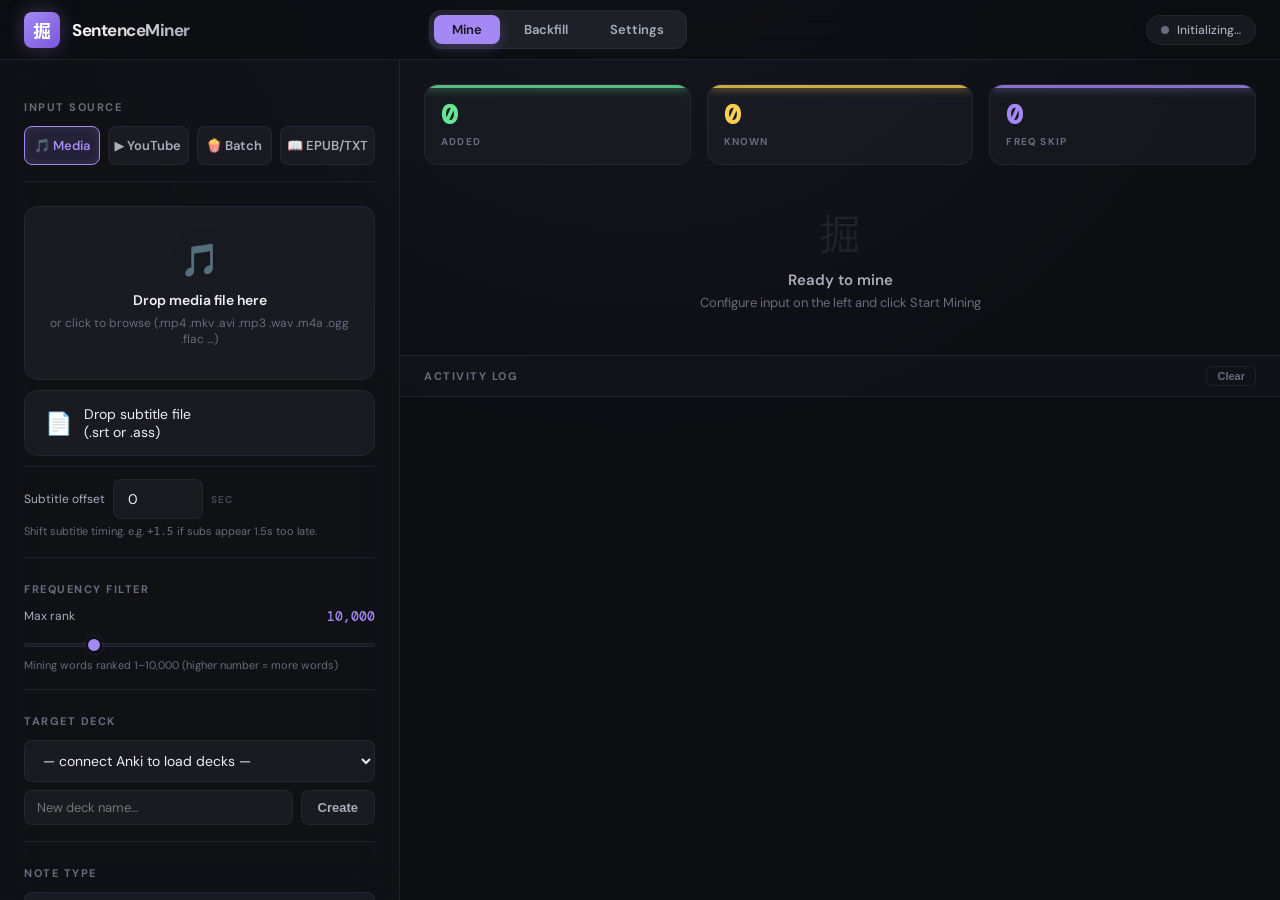
<file: frontend/index.html>
<!DOCTYPE html>
<html lang="ja">

<head>
    <meta charset="UTF-8">
    <meta name="viewport" content="width=device-width, initial-scale=1.0">
    <title>SentenceMiner</title>
    <meta name="description" content="Automated Japanese sentence mining for Anki">
    <link rel="preconnect" href="https://fonts.googleapis.com">
    <link
        href="https://fonts.googleapis.com/css2?family=DM+Sans:ital,opsz,wght@0,9..40,300;0,9..40,400;0,9..40,500;0,9..40,600;1,9..40,400&family=DM+Mono:wght@400;500&family=Zen+Kaku+Gothic+New:wght@400;500;700&display=swap"
        rel="stylesheet">
    <link rel="stylesheet" href="style.css?v=7">
</head>

<body>

    <!-- ══ TITLEBAR ══════════════════════════════════════════════════════════════ -->
    <header class="titlebar">
        <div class="app-logo">
            <div class="app-icon" aria-hidden="true">掘</div>
            <span class="app-name">SentenceMiner</span>
        </div>
        <nav class="nav-tabs" role="navigation" aria-label="Main navigation">
            <button class="nav-tab active" data-tab="mine" id="tab-btn-mine">Mine</button>
            <button class="nav-tab" data-tab="backfill" id="tab-btn-backfill">Backfill</button>
            <button class="nav-tab" data-tab="settings" id="tab-btn-settings">Settings</button>
        </nav>
        <div class="anki-status" id="anki-status" aria-live="polite">
            <span class="status-dot"></span>
            <span class="status-text">Initializing…</span>
        </div>
    </header>

    <!-- ══ MINE TAB ══════════════════════════════════════════════════════════════ -->
    <main class="tab-content active" id="tab-mine" role="main">

        <!-- LEFT PANEL -->
        <aside class="panel-left">

            <!-- Input source selector -->
            <section class="section">
                <div class="section-label">INPUT SOURCE</div>
                <div class="source-tabs" role="group" aria-label="Input type">
                    <button class="source-btn active" data-source="media" id="src-media">🎵 Media</button>
                    <button class="source-btn" data-source="youtube" id="src-youtube">▶ YouTube</button>
                    <button class="source-btn" data-source="batch" id="src-batch">🍿 Batch</button>
                    <button class="source-btn" data-source="epub" id="src-epub">📖 EPUB/TXT</button>
                </div>
            </section>

            <!-- Media file drop zone (video + audio) -->
            <section class="section" id="media-section">
                <div class="drop-zone" id="media-drop" role="button" tabindex="0"
                    aria-label="Drop media file or click to browse">
                    <div class="drop-icon" aria-hidden="true">🎵</div>
                    <div class="drop-title">Drop media file here</div>
                    <div class="drop-hint">or click to browse (.mp4 .mkv .avi .mp3 .wav .m4a .ogg .flac …)</div>
                </div>
                <div class="drop-zone sub-drop" id="srt-drop" role="button" tabindex="0"
                    aria-label="Drop subtitle file or click to browse">
                    <div class="sub-drop-inner">
                        <span class="drop-icon-sm" aria-hidden="true">📄</span>
                        <div>
                            <div class="drop-title-sm">Drop subtitle file</div>
                            <div class="drop-hint-sm">(.srt or .ass)</div>
                        </div>
                    </div>
                </div>
                <div class="media-audio-hint hint-text" id="media-type-hint" style="margin-top:6px"></div>
                <!-- Subtitle offset -->
                <div class="epub-range-row" style="margin-top:10px">
                    <div class="epub-range-inputs" style="align-items:center;gap:8px">
                        <span class="freq-label">Subtitle offset</span>
                        <input type="number" id="sub-offset" class="text-input narrow" value="0" step="0.1"
                            placeholder="0"
                            title="Positive = subtitle is late (shift earlier). Negative = subtitle is early (shift later).">
                        <span class="range-label" style="opacity:0.6">sec</span>
                    </div>
                    <div class="hint-text" style="margin-top:4px">Shift subtitle timing. e.g. <code>+1.5</code> if subs
                        appear 1.5s too late.</div>
                </div>
            </section>

            <!-- YouTube URL input -->
            <section class="section hidden" id="youtube-section">
                <div class="section-label">YOUTUBE URL</div>
                <div class="url-input-wrap">
                    <input type="url" id="yt-url-input" placeholder="https://www.youtube.com/watch?v=..."
                        class="text-input" autocomplete="off" spellcheck="false">
                </div>
                <div class="hint-text">⚠ Video must have <strong>manual Japanese subtitles</strong> from the creator.
                    Auto-generated subs are not supported.<br>🍪 For age-restricted or members-only videos, place
                    <code>cookies.txt</code> (Netscape format) in the app folder.
                </div>
            </section>

            <!-- EPUB / TXT file drop zone -->
            <section class="section hidden" id="epub-section">
                <div class="drop-zone" id="epub-drop" role="button" tabindex="0"
                    aria-label="Drop EPUB or TXT file or click to browse">
                    <div class="drop-icon" aria-hidden="true">📚</div>
                    <div class="drop-title">Drop EPUB or TXT file here</div>
                    <div class="drop-hint">or click to browse (.epub, .txt)</div>
                </div>
                <div class="hint-text">Note: EPUB/TXT cards have no audio clip or picture.</div>
                <!-- Character range filter -->
                <div class="epub-range-row">
                    <div class="section-label" style="margin-bottom:6px">CHARACTER RANGE</div>
                    <div class="epub-range-inputs">
                        <div class="range-field">
                            <label class="range-label" for="epub-char-start">From</label>
                            <input type="number" id="epub-char-start" class="text-input narrow" value="0" min="0"
                                placeholder="0">
                        </div>
                        <div class="range-sep">–</div>
                        <div class="range-field">
                            <label class="range-label" for="epub-char-end">To</label>
                            <input type="number" id="epub-char-end" class="text-input narrow" placeholder="end" min="0">
                        </div>
                        <button class="test-btn" id="epub-detect-btn" onclick="detectEpubLength()"
                            title="Auto-detect book length">Detect</button>
                    </div>
                    <div class="hint-text" id="epub-char-hint">Leave 'To' empty to mine until the end of the book.</div>
                </div>
            </section>

            <!-- Batch folder selector -->
            <section class="section hidden" id="batch-section">
                <div class="section-label" style="display:flex; justify-content:space-between; align-items:center;">
                    <span>BATCH FOLDER</span>
                    <button class="secondary-btn" id="batch-pick-btn" style="font-size: 11px; padding: 4px 8px;">Select
                        Folder…</button>
                </div>
                <!-- Empty state initially -->
                <div id="batch-empty" class="drop-zone"
                    style="height:auto; min-height:80px; padding:20px; text-align:center;">
                    <div class="drop-icon" aria-hidden="true" style="font-size: 24px;">📁</div>
                    <div class="drop-hint" style="margin-top: 5px;">Select a folder containing video + subtitle pairs.
                    </div>
                </div>

                <!-- Populate via JS -->
                <div id="batch-pairs-container" class="hidden"
                    style="margin-top: 10px; border: 1px solid var(--border); border-radius: 6px; overflow:hidden;">
                    <div
                        style="background:var(--bg-mid); padding:8px 12px; font-size:11px; font-weight:600; color:var(--text-sec); border-bottom:1px solid var(--border);">
                        Discovered Episode Pairs
                    </div>
                    <ul id="batch-pairs-list"
                        style="list-style:none; padding:0; margin:0; max-height:200px; overflow-y:auto; background:var(--bg-lite);">
                        <!-- <li>✓ Non Non Biyori 01</li> -->
                    </ul>
                </div>

                <!-- Subtitle offset (applies to all pairs in batch) -->
                <div class="epub-range-row" style="margin-top:10px" id="batch-sub-offset-container">
                    <div class="epub-range-inputs" style="align-items:center;gap:8px">
                        <span class="freq-label">Subtitle offset</span>
                        <input type="number" id="batch-sub-offset" class="text-input narrow" value="0" step="0.1"
                            placeholder="0" title="Applies broadly to all episodes.">
                        <span class="range-label" style="opacity:0.6">sec</span>
                    </div>
                </div>
            </section>
            <!-- Frequency filter -->
            <section class="section">
                <div class="section-label">FREQUENCY FILTER</div>
                <div class="freq-row">
                    <span class="freq-label">Max rank</span>
                    <span class="freq-value" id="freq-display">10,000</span>
                </div>
                <input type="range" id="freq-slider" min="1000" max="50000" step="1000" value="10000" class="slider"
                    aria-label="Frequency threshold">
                <div class="hint-text" id="freq-hint">Mining words ranked 1–10,000 (higher number = more words)</div>
            </section>

            <!-- Target deck and note type -->
            <section class="section">
                <div class="section-label">TARGET DECK</div>
                <select class="select-input" id="deck-select" aria-label="Anki deck">
                    <option value="">— connect Anki to load decks —</option>
                </select>
                <!-- Create new deck -->
                <div class="new-deck-row" id="new-deck-row">
                    <input type="text" id="new-deck-input" class="text-input new-deck-input"
                        placeholder="New deck name…" autocomplete="off">
                    <button class="test-btn" id="new-deck-btn" onclick="createDeck()">Create</button>
                </div>
                <div class="test-result hidden" id="new-deck-result"></div>
            </section>

            <section class="section">
                <div class="section-label">NOTE TYPE</div>
                <select class="select-input" id="model-select" aria-label="Anki note type">
                    <option value="">— connect Anki to load note types —</option>
                </select>
            </section>

            <!-- Tags -->
            <section class="section">
                <div class="section-label">TAGS</div>
                <input type="text" id="tags-input" class="text-input" placeholder="sentence-miner anime"
                    value="sentence-miner" aria-label="Anki tags (space-separated)">
            </section>

            <!-- Toggles -->
            <section class="section">
                <div class="section-label">OPTIONS</div>
                <!-- Word Audio toggle -->
                <div class="toggle-row" title="Fetch pronunciation audio for each word (JPod101/JapanesePod)">
                    <span class="toggle-desc">Word Audio</span>
                    <label class="toggle-switch">
                        <input type="checkbox" id="toggle-word-audio" checked>
                        <span class="toggle-track"><span class="toggle-thumb"></span></span>
                    </label>
                </div>
                <!-- Allow Duplicates toggle -->
                <div class="toggle-row"
                    title="ON = mine words that already exist in OTHER decks. Words in the current deck are still deduplicated.">
                    <span class="toggle-desc">Allow Duplicates</span>
                    <label class="toggle-switch">
                        <input type="checkbox" id="toggle-allow-dupes">
                        <span class="toggle-track"><span class="toggle-thumb"></span></span>
                    </label>
                </div>
                <div class="hint-text" style="margin-top:6px">
                    <b>Word Audio OFF</b> — skip JPod audio fetch.<br>
                    <b>Allow Duplicates ON</b> — include words already in other decks.
                </div>
            </section>

            <!-- Start/Stop + Scan buttons -->
            <section class="section action-section">
                <button class="start-btn secondary-btn" id="scan-btn" onclick="handleScan()"
                    aria-label="Scan and preview vocabulary">
                    <span class="btn-icon" aria-hidden="true">🔍</span>
                    <span class="btn-text">Scan</span>
                </button>
                <button class="start-btn" id="start-btn" aria-label="Start mining">
                    <span class="btn-icon" aria-hidden="true">⚡</span>
                    <span class="btn-text">Start Mining</span>
                </button>
            </section>

        </aside>

        <!-- RIGHT PANEL -->
        <section class="panel-right" aria-label="Progress and log">

            <!-- Error banner -->
            <div class="error-banner hidden" id="error-banner" role="alert" aria-live="assertive">
                <span class="error-icon" aria-hidden="true">⚠</span>
                <span class="error-msg" id="error-msg"></span>
                <button class="error-close" onclick="dismissError()" aria-label="Dismiss error">✕</button>
            </div>

            <!-- Stats row -->
            <div class="stats-row" aria-label="Processing statistics">
                <div class="stat-card green" aria-label="Cards added">
                    <div class="stat-number" id="stat-added">0</div>
                    <div class="stat-label">ADDED</div>
                </div>
                <div class="stat-card yellow" aria-label="Words skipped (already known)">
                    <div class="stat-number" id="stat-known">0</div>
                    <div class="stat-label">KNOWN</div>
                </div>
                <div class="stat-card accent" aria-label="Words skipped (too rare)">
                    <div class="stat-number" id="stat-freq">0</div>
                    <div class="stat-label">FREQ SKIP</div>
                </div>
            </div>

            <!-- Progress section -->
            <div class="progress-section" id="progress-section" aria-live="polite">

                <!-- Idle state -->
                <div class="idle-state" id="idle-state">
                    <div class="idle-kanji" aria-hidden="true">掘</div>
                    <div class="idle-title">Ready to mine</div>
                    <div class="idle-hint">Configure input on the left and click Start Mining</div>
                </div>

                <!-- Active progress (hidden when idle) -->
                <div class="active-progress hidden" id="active-progress">
                    <div class="progress-info">
                        <span class="progress-word jp-text" id="progress-word">—</span>
                        <span class="progress-reading jp-text" id="progress-reading"></span>
                        <span class="progress-count" id="progress-count"></span>
                    </div>
                    <div class="progress-track" role="progressbar" aria-valuemin="0" aria-valuemax="100"
                        aria-valuenow="0" id="progress-bar-track">
                        <div class="progress-fill" id="progress-fill"></div>
                    </div>
                </div>

                <!-- Done banner -->
                <div class="done-banner hidden" id="done-banner" aria-live="polite">
                    <span class="done-icon" aria-hidden="true">✓</span>
                    <span class="done-text" id="done-text"></span>
                </div>

            </div>

            <!-- Log feed -->
            <div class="log-area" aria-label="Activity log">
                <div class="log-header">
                    <span class="log-title">ACTIVITY LOG</span>
                    <button class="log-clear-btn" onclick="clearLog()" aria-label="Clear log">Clear</button>
                </div>
                <div class="log-feed" id="log-feed" role="log" aria-live="polite" aria-label="Mining log"></div>
            </div>

            <!-- Candidate preview panel (hidden until Scan) -->
            <div class="preview-panel hidden" id="preview-panel">
                <div class="preview-header">
                    <span class="preview-title">VOCABULARY PREVIEW</span>
                    <div class="preview-actions">
                        <span class="preview-count" id="preview-count"></span>
                        <button class="mine-all-btn" id="mine-all-btn" onclick="mineAll()">⚡ Mine All</button>
                        <button class="log-clear-btn" onclick="hidePreview()">✕ Close</button>
                    </div>
                </div>
                <div class="candidate-list" id="candidate-list"></div>
            </div>

        </section>

    </main>

    <!-- ══ BACKFILL TAB ═══════════════════════════════════════════════════════════ -->
    <section class="tab-content" id="tab-backfill" aria-label="Backfill">
        <div class="bf-tab-inner">

            <!-- Yomitan warning banner (shown only when Yomitan unreachable) -->
            <div class="bf-yomitan-banner hidden" id="bf-yomitan-banner" role="alert">
                <span class="bf-yomitan-icon" aria-hidden="true">⚠</span>
                <span id="bf-yomitan-banner-msg">Yomitan API not detected. In Yomitan Settings → General, enable
                    <b>Yomitan API</b>, then click Retry.</span>
                <button class="bf-yomitan-retry-btn" onclick="checkYomitan()" title="Re-check Yomitan API">↻
                    Retry</button>
            </div>

            <!-- ── RUN MODE ─────────────────────────────────────────────────── -->
            <div id="bf-run-mode">

                <!-- Header row -->
                <div class="bf-section-header">
                    <div class="bf-section-title">BACKFILL</div>
                </div>

                <!-- SECTION 1: Deck Selection -->
                <div class="bf-section">
                    <div class="bf-label">SELECT DECKS</div>
                    <div class="bf-deck-list-wrap">
                        <div class="bf-deck-list" id="bf-deck-list">
                            <div class="bf-deck-placeholder" id="bf-deck-placeholder">Connect Anki to load decks…</div>
                        </div>
                    </div>
                    <div class="bf-deck-load-row">
                        <button class="bf-secondary-btn" id="bf-refresh-decks-btn" onclick="refreshBackfillDecks()">↻
                            Refresh Decks</button>
                        <span class="bf-yomitan-status" id="bf-yomitan-status" title="Yomitan API status"></span>
                        <button class="bf-secondary-btn" id="bf-configure-btn" onclick="showBackfillConfigureMode()">⚙
                            Configure Fields</button>
                    </div>
                    <!-- Validation status -->
                    <div class="bf-validation-row hidden" id="bf-validation-row">
                        <span class="bf-validation-icon" id="bf-validation-icon">✓</span>
                        <span class="bf-validation-msg" id="bf-validation-msg"></span>
                    </div>
                </div>

                <!-- SECTION 2: Mapping Preview -->
                <div class="bf-section" id="bf-mapping-preview-section">
                    <div class="bf-label-row">
                        <div class="bf-label">FIELD MAPPING</div>
                        <button class="bf-edit-btn" onclick="showBackfillConfigureMode()">Edit Mapping</button>
                    </div>
                    <div class="bf-mapping-preview" id="bf-mapping-preview">
                        <div class="bf-preview-empty" id="bf-preview-empty">No mapping saved yet. Click "Configure
                            Fields" to set up.</div>
                        <div class="bf-preview-list" id="bf-preview-list"></div>
                    </div>
                </div>

                <!-- SECTION 3: Run Controls -->
                <div class="bf-section bf-run-controls-section">
                    <!-- Start button -->
                    <button class="bf-start-btn" id="bf-start-btn" onclick="startBackfill()" disabled>
                        <span class="bf-btn-icon">▶</span>
                        <span>Start Backfill</span>
                    </button>

                    <!-- Progress area (hidden until running) -->
                    <div class="bf-progress-area hidden" id="bf-progress-area">
                        <div class="bf-progress-status" id="bf-progress-status">Processing…</div>
                        <div class="bf-progress-track">
                            <div class="bf-progress-fill" id="bf-progress-fill" style="width:0%"></div>
                        </div>
                        <div class="bf-progress-labels">
                            <span id="bf-progress-count">0 / 0</span>
                            <span id="bf-progress-pct">0%</span>
                        </div>
                        <!-- Pause / Cancel buttons -->
                        <div class="bf-action-row" id="bf-action-row">
                            <button class="bf-pause-btn" id="bf-pause-btn" onclick="toggleBackfillPause()">
                                <span id="bf-pause-icon">⏸</span> <span id="bf-pause-text">Pause</span>
                            </button>
                            <button class="bf-cancel-btn" id="bf-cancel-btn" onclick="cancelBackfill()">✕
                                Cancel</button>
                        </div>
                    </div>

                    <!-- Summary card (shown on completion) -->
                    <div class="bf-summary-card hidden" id="bf-summary-card">
                        <div class="bf-summary-icon" id="bf-summary-icon">✓</div>
                        <div class="bf-summary-title" id="bf-summary-title">Backfill complete</div>
                        <div class="bf-summary-body" id="bf-summary-body"></div>
                        <button class="bf-secondary-btn" style="margin-top:12px" onclick="resetBackfillUI()">↩ Run
                            Again</button>
                    </div>
                </div>

            </div>

            <!-- ── CONFIGURE MODE ────────────────────────────────────────────── -->
            <div id="bf-configure-mode" class="hidden">

                <div class="bf-section-header">
                    <div class="bf-section-title">CONFIGURE FIELD MAPPING</div>
                </div>

                <div class="bf-section">
                    <div class="bf-label">NOTE TYPE: <span id="bf-configure-note-type"
                            style="color:var(--accent);font-weight:600"></span></div>
                    <div class="bf-hint">Map each Anki field to a Yomitan handlebar. Fields set to "none" are left
                        untouched.</div>
                </div>

                <!-- Expression Field and Reading Field selectors -->
                <div class="bf-section bf-source-fields-section">
                    <!-- Expression Field -->
                    <div class="bf-source-row">
                        <label class="bf-source-label" for="bf-expression-field-sel">
                            Expression Field
                            <span class="bf-source-hint">Field containing the Japanese word to look up in Yomitan
                                (read-only — never overwritten)</span>
                        </label>
                        <select class="bf-hb-select bf-source-select" id="bf-expression-field-sel">
                            <!-- options injected by JS -->
                        </select>
                    </div>
                    <!-- Reading Field -->
                    <div class="bf-source-row">
                        <label class="bf-source-label" for="bf-reading-field-sel">
                            Reading Field
                            <span class="bf-source-hint">Optional — kana reading for more accurate lookup</span>
                        </label>
                        <select class="bf-hb-select bf-source-select" id="bf-reading-field-sel">
                            <!-- options injected by JS -->
                        </select>
                    </div>
                </div>

                <!-- Field mapping table -->
                <div class="bf-table-wrap">
                    <table class="bf-mapping-table" id="bf-mapping-table">
                        <thead>
                            <tr>
                                <th class="bf-th">Field (Anki)</th>
                                <th class="bf-th">Handlebar (Yomitan)</th>
                            </tr>
                        </thead>
                        <tbody id="bf-mapping-tbody">
                            <!-- rows injected by JS -->
                        </tbody>
                    </table>
                </div>

                <!-- Configure actions -->
                <div class="bf-configure-actions">
                    <button class="bf-start-btn" onclick="saveBackfillMapping()">💾 Save Mapping</button>
                    <button class="bf-secondary-btn" onclick="cancelBackfillConfigure()">Cancel</button>
                </div>

            </div>

        </div>
    </section>

    <!-- ══ SETTINGS TAB ══════════════════════════════════════════════════════════ -->
    <section class="tab-content" id="tab-settings" aria-label="Settings">
        <div class="settings-scroll">
            <div class="settings-container">

                <!-- Anki section -->
                <div class="settings-group">
                    <div class="settings-group-title">ANKI</div>

                    <div class="settings-row">
                        <label class="settings-label" for="s-ankiconnect-url">AnkiConnect URL</label>
                        <div class="settings-field-row">
                            <input type="text" id="s-ankiconnect-url" class="text-input" value="http://localhost:8765"
                                autocomplete="off" spellcheck="false">
                            <button class="test-btn" id="test-anki-btn" onclick="testAnki()">Test</button>
                        </div>
                        <div class="test-result hidden" id="test-result"></div>
                    </div>

                    <div class="settings-row">
                        <label class="settings-label" for="s-yomitan-url">Yomitan API URL</label>
                        <div class="settings-field-row">
                            <input type="text" id="s-yomitan-url" class="text-input" value="http://127.0.0.1:19633"
                                autocomplete="off" spellcheck="false">
                            <button class="test-btn" id="test-yomitan-btn" onclick="testYomitan()">Test</button>
                        </div>
                        <div class="hint-text">Enable "Yomitan API" in Yomitan Settings → General. Default port is
                            19633.</div>
                        <div class="test-result hidden" id="test-yomitan-result"></div>
                    </div>

                    <div class="settings-row">
                        <label class="settings-label" for="s-note-type">Default Note Type</label>
                        <input type="text" id="s-note-type" class="text-input" value="Lapis">
                    </div>

                    <div class="settings-row">
                        <label class="settings-label" for="s-deck-name">Default Deck Name</label>
                        <input type="text" id="s-deck-name" class="text-input" value="Mining">
                    </div>

                    <div class="settings-row">
                        <label class="settings-label">Known Words Cache</label>
                        <div class="settings-field-row">
                            <div class="hint-text" style="flex:1">Stores known words from Anki for dedup checks</div>
                            <button class="test-btn" id="clear-cache-btn" onclick="clearAnkiCache()"
                                style="min-width:90px">🗑 Clear Cache</button>
                        </div>
                        <div class="test-result hidden" id="clear-cache-result"></div>
                    </div>
                </div>

                <!-- Dictionary section -->
                <div class="settings-group">
                    <div class="settings-group-title">DICTIONARY FILES</div>

                    <div class="settings-row">
                        <label class="settings-label" for="s-jitendex-path">Jitendex</label>
                        <div class="settings-field-row">
                            <div class="file-display" id="jitendex-display">Not imported</div>
                            <button class="browse-btn" onclick="importDictionary('jitendex')"
                                id="jitendex-btn">Import</button>
                        </div>
                        <div class="hint-text">Download from <a href="https://jitendex.org"
                                class="link">jitendex.org</a> — Yomitan zip format</div>
                    </div>

                    <div class="settings-row">
                        <label class="settings-label" for="s-freq-path">JPDB Frequency</label>
                        <div class="settings-field-row">
                            <div class="file-display" id="freq-display-path">Not imported</div>
                            <button class="browse-btn" onclick="importDictionary('freq')"
                                id="freq-dict-btn">Import</button>
                        </div>
                        <div class="hint-text">JPDB frequency dictionary in Yomitan zip format</div>
                    </div>
                </div>

                <!-- Media section -->
                <div class="settings-group">
                    <div class="settings-group-title">MEDIA</div>

                    <div class="settings-row">
                        <label class="settings-label" for="s-padding">Audio Clip Padding (ms)</label>
                        <input type="number" id="s-padding" class="text-input narrow" value="500" min="0" max="5000"
                            step="100">
                    </div>

                    <div class="settings-row">
                        <label class="settings-label" for="s-temp-dir">Temp Folder</label>
                        <div class="settings-field-row">
                            <input type="text" id="s-temp-dir" class="text-input" value="./media_temp">
                        </div>
                        <div class="hint-text">Temporary files are deleted after upload to Anki</div>
                    </div>
                </div>

                <div class="settings-footer">
                    Settings are saved automatically.
                </div>
            </div>
        </div>
    </section>

    <!-- ══ SUDACHI FIRST-RUN SETUP OVERLAY ═══════════════════════════════════════ -->
    <div id="sudachi-overlay" class="sudachi-overlay hidden" role="dialog" aria-modal="true"
        aria-labelledby="sudachi-title">
        <div class="sudachi-card">
            <div class="sudachi-icon" aria-hidden="true">掘</div>
            <h1 class="sudachi-title" id="sudachi-title">First-Time Setup</h1>
            <p class="sudachi-desc">
                SentenceMiner needs a Japanese dictionary to analyze text.<br>
                Choose your preferred size and click <strong>Download</strong>.
                This only happens once.
            </p>

            <!-- Size choice (Step 1) -->
            <div class="sudachi-choices" id="sudachi-step1">
                <label class="sudachi-radio-row">
                    <input type="radio" name="sudachi-size" id="sudachi-small" value="small" checked>
                    <div class="sudachi-radio-content">
                        <div class="sudachi-radio-title">Small <span
                                class="sudachi-badge recommended">Recommended</span></div>
                        <div class="sudachi-radio-hint">~70 MB · Covers the vast majority of everyday Japanese</div>
                    </div>
                </label>
                <label class="sudachi-radio-row">
                    <input type="radio" name="sudachi-size" id="sudachi-full" value="full">
                    <div class="sudachi-radio-content">
                        <div class="sudachi-radio-title">Full</div>
                        <div class="sudachi-radio-hint">~800 MB · More complete, useful for rare vocabulary</div>
                    </div>
                </label>
                <button class="sudachi-btn" id="sudachi-download-btn" onclick="startSudachiDownload()">
                    ↓ Download
                </button>
            </div>

            <!-- Progress (Step 2) -->
            <div class="sudachi-progress-section hidden" id="sudachi-step2">
                <div class="sudachi-progress-label" id="sudachi-progress-label">Downloading…</div>
                <div class="sudachi-progress-track">
                    <div class="sudachi-progress-fill" id="sudachi-progress-fill" style="width:0%"></div>
                </div>
                <div class="sudachi-progress-pct" id="sudachi-progress-pct">0%</div>
                <button class="sudachi-btn sudachi-btn-cancel" id="sudachi-cancel-btn"
                    onclick="cancelSudachiDownload()">
                    Cancel
                </button>
            </div>

            <!-- Done / Error (Step 3) -->
            <div class="sudachi-done-section hidden" id="sudachi-step3">
                <div class="sudachi-done-icon" id="sudachi-done-icon">✓</div>
                <div class="sudachi-done-text" id="sudachi-done-text">Dictionary installed! Loading app…</div>
            </div>
        </div>
    </div>

    <script src="app.js?v=7"></script>
</body>

</html>
</file>
<file: frontend/style.css>
/* ── Google Fonts imported in HTML ── */

:root {
    /* ── Premium HSL Color Palette ── */
    --bg-base: hsl(228, 15%, 6%);
    --bg-surface: hsla(228, 15%, 10%, 0.85);
    /* For glassmorphism */
    --bg-elevated: hsla(228, 12%, 16%, 0.5);
    --bg-hover: hsla(228, 12%, 22%, 0.6);

    --accent: hsl(255, 85%, 75%);
    --accent-dim: hsl(255, 65%, 60%);
    --accent-glow: hsla(255, 85%, 75%, 0.15);

    --green: hsl(142, 72%, 65%);
    --green-dim: hsla(142, 72%, 65%, 0.1);
    --yellow: hsl(45, 93%, 65%);
    --yellow-dim: hsla(45, 93%, 65%, 0.1);
    --red: hsl(0, 84%, 65%);
    --red-dim: hsla(0, 84%, 65%, 0.1);

    --border: hsla(228, 15%, 25%, 0.4);
    --border-light: hsla(228, 15%, 35%, 0.3);

    --text-primary: hsl(228, 20%, 94%);
    --text-secondary: hsl(228, 12%, 70%);
    --text-dim: hsl(228, 10%, 45%);

    --glass-blur: blur(12px) saturate(180%);
    --glass-border: 1px solid rgba(255, 255, 255, 0.08);

    --ui-font: 'Outfit', 'DM Sans', system-ui, sans-serif;
    --jp-font: 'Zen Kaku Gothic New', sans-serif;
    --mono-font: 'DM Mono', monospace;

    --titlebar-h: 60px;
    --panel-left-w: 400px;
    --radius: 14px;
    --radius-sm: 8px;
    --radius-lg: 20px;
    --transition: 250ms cubic-bezier(0.16, 1, 0.3, 1);
}

/* ── Reset ── */
*,
*::before,
*::after {
    box-sizing: border-box;
    margin: 0;
    padding: 0;
}

html,
body {
    height: 100%;
    overflow: hidden;
    background: var(--bg-base);
}

body {
    font-family: var(--ui-font);
    font-size: 14px;
    color: var(--text-primary);
    user-select: none;
    -webkit-font-smoothing: antialiased;
    /* Subtle radial background pulse */
    background: radial-gradient(circle at 50% -20%, hsla(255, 85%, 75%, 0.08) 0%, transparent 50%), var(--bg-base);
}

a {
    color: var(--accent);
    text-decoration: none;
    transition: var(--transition);
}

a:hover {
    filter: brightness(1.2);
}

.jp-text {
    font-family: var(--jp-font);
}

/* ── Glassmorphism Utility ── */
.glass {
    backdrop-filter: var(--glass-blur);
    -webkit-backdrop-filter: var(--glass-blur);
    background: var(--bg-surface);
    border: var(--glass-border);
}

/* ── Layout ── */
.titlebar {
    position: fixed;
    top: 0;
    left: 0;
    right: 0;
    height: var(--titlebar-h);
    display: flex;
    align-items: center;
    padding: 0 24px;
    gap: 20px;
    z-index: 100;
    background: hsla(228, 15%, 6%, 0.8);
    backdrop-filter: blur(16px);
    border-bottom: 1px solid var(--border);
}

.tab-content {
    display: none;
    position: fixed;
    top: var(--titlebar-h);
    left: 0;
    right: 0;
    bottom: 0;
}

.tab-content.active {
    display: flex;
}

#tab-settings.active {
    display: block;
    overflow-y: auto;
    background: var(--bg-base);
}

/* ── App Logo ── */
.app-logo {
    display: flex;
    align-items: center;
    gap: 12px;
    flex-shrink: 0;
}

.app-icon {
    width: 36px;
    height: 36px;
    background: linear-gradient(135deg, var(--accent), var(--accent-dim));
    border-radius: var(--radius-sm);
    display: flex;
    align-items: center;
    justify-content: center;
    font-family: var(--jp-font);
    font-size: 18px;
    font-weight: 700;
    color: #fff;
    box-shadow: 0 0 20px hsla(255, 85%, 75%, 0.3);
}

.app-name {
    font-size: 17px;
    font-weight: 700;
    letter-spacing: -0.5px;
    background: linear-gradient(90deg, #fff, var(--text-secondary));
    -webkit-background-clip: text;
    background-clip: text;
    -webkit-text-fill-color: transparent;
}

/* ── Nav Tabs ── */
.nav-tabs {
    display: flex;
    gap: 6px;
    margin: 0 auto;
    background: hsla(228, 12%, 16%, 0.8);
    border: 1px solid var(--border);
    border-radius: 12px;
    padding: 4px;
}

.nav-tab {
    background: none;
    border: none;
    color: var(--text-secondary);
    font-family: var(--ui-font);
    font-size: 13px;
    font-weight: 600;
    padding: 6px 18px;
    border-radius: 8px;
    cursor: pointer;
    transition: all var(--transition);
}

.nav-tab:hover {
    color: var(--text-primary);
    background: hsla(228, 12%, 24%, 0.4);
}

.nav-tab.active {
    background: var(--accent);
    color: hsl(255, 20%, 10%);
    box-shadow: 0 4px 12px hsla(255, 85%, 75%, 0.25);
}

/* ── Anki Status ── */
.anki-status {
    display: flex;
    align-items: center;
    gap: 8px;
    font-size: 12px;
    font-weight: 500;
    color: var(--text-secondary);
    margin-left: auto;
    background: hsla(228, 12%, 16%, 0.5);
    padding: 6px 14px;
    border-radius: 100px;
    border: 1px solid var(--border);
}

.status-dot {
    width: 8px;
    height: 8px;
    border-radius: 50%;
    background: var(--text-dim);
    transition: var(--transition);
}

.status-dot.connected {
    background: var(--green);
    box-shadow: 0 0 10px var(--green);
}

.status-dot.error {
    background: var(--red);
    box-shadow: 0 0 10px var(--red);
}

/* ── Panels ── */
.panel-left {
    width: var(--panel-left-w);
    flex-shrink: 0;
    background: hsla(228, 15%, 10%, 0.4);
    backdrop-filter: blur(20px);
    border-right: 1px solid var(--border);
    overflow-y: auto;
    padding: 24px;
    display: flex;
    flex-direction: column;
    gap: 8px;
}

.panel-right {
    flex: 1;
    overflow: hidden;
    display: flex;
    flex-direction: column;
}

/* ── Sections ── */
.section {
    padding: 16px 0;
    border-bottom: 1px solid var(--border);
}

.section:last-child {
    border-bottom: none;
}

.section-label {
    font-size: 11px;
    font-weight: 700;
    letter-spacing: 1.5px;
    color: var(--text-dim);
    text-transform: uppercase;
    margin-bottom: 12px;
}

.action-section {
    border-bottom: none;
    padding-top: 20px;
}

/* ── Source Tabs ── */
.source-tabs {
    display: flex;
    gap: 8px;
}

.source-btn {
    flex: 1;
    background: var(--bg-elevated);
    border: 1px solid var(--border);
    color: var(--text-secondary);
    font-family: var(--ui-font);
    font-size: 13px;
    font-weight: 600;
    padding: 10px 6px;
    border-radius: var(--radius-sm);
    cursor: pointer;
    transition: all var(--transition);
    white-space: nowrap;
}

.source-btn:hover {
    color: var(--text-primary);
    background: var(--bg-hover);
    border-color: var(--border-light);
}

.source-btn.active {
    background: var(--accent-glow);
    border-color: var(--accent);
    color: var(--accent);
    box-shadow: inset 0 0 10px var(--accent-glow);
}

/* ── Drop Zones ── */
.drop-zone {
    border: 1px solid var(--border);
    border-radius: var(--radius);
    padding: 32px 20px;
    text-align: center;
    cursor: pointer;
    transition: all var(--transition);
    background: var(--bg-elevated);
    margin-bottom: 10px;
    position: relative;
    overflow: hidden;
}

.drop-zone::after {
    content: '';
    position: absolute;
    inset: 0;
    background: linear-gradient(135deg, transparent, hsla(255, 85%, 75%, 0.05));
    opacity: 0;
    transition: var(--transition);
}

.drop-zone:hover {
    border-color: var(--accent);
    background: var(--bg-hover);
    transform: translateY(-2px);
}

.drop-zone:hover::after {
    opacity: 1;
}

.drop-zone.has-file {
    border-color: var(--green);
    background: var(--green-dim);
}

.drop-icon {
    font-size: 32px;
    margin-bottom: 10px;
    filter: drop-shadow(0 4px 10px rgba(0, 0, 0, 0.3));
}

.drop-title {
    font-size: 14px;
    font-weight: 600;
    color: var(--text-primary);
    margin-bottom: 6px;
}

.drop-hint {
    font-size: 12px;
    color: var(--text-dim);
}

/* Sub drop zone (subtitle) */
.sub-drop {
    padding: 14px 20px;
    text-align: left;
}

.sub-drop-inner {
    display: flex;
    align-items: center;
    gap: 12px;
}

.drop-icon-sm {
    font-size: 22px;
}

/* ── Form Inputs ── */
.url-input-wrap {
    margin-bottom: 8px;
}

.text-input,
.select-input {
    width: 100%;
    background: var(--bg-elevated);
    border: 1px solid var(--border);
    border-radius: var(--radius-sm);
    color: var(--text-primary);
    font-family: var(--ui-font);
    font-size: 14px;
    padding: 10px 14px;
    outline: none;
    transition: all var(--transition);
}

.text-input:focus,
.select-input:focus {
    border-color: var(--accent);
    background: var(--bg-hover);
    box-shadow: 0 0 12px var(--accent-glow);
}

.text-input.narrow {
    width: 100px;
}

/* ── Hint Text ── */
.hint-text {
    font-size: 11px;
    color: var(--text-dim);
    line-height: 1.5;
    margin-top: 6px;
}

/* ── Frequency Slider ── */
.freq-row {
    display: flex;
    justify-content: space-between;
    align-items: center;
    margin-bottom: 8px;
}

.freq-label {
    font-size: 12px;
    color: var(--text-secondary);
}

.freq-value {
    font-family: var(--mono-font);
    font-size: 13px;
    color: var(--accent);
    font-weight: 500;
}

.slider {
    width: 100%;
    -webkit-appearance: none;
    appearance: none;
    height: 4px;
    background: var(--bg-elevated);
    border-radius: 2px;
    outline: none;
    cursor: pointer;
    border: 1px solid var(--border);
}

.slider::-webkit-slider-thumb {
    -webkit-appearance: none;
    width: 16px;
    height: 16px;
    border-radius: 50%;
    background: var(--accent);
    cursor: pointer;
    box-shadow: 0 0 8px var(--accent-glow);
    border: 2px solid var(--bg-base);
    transition: transform var(--transition);
}

.slider::-webkit-slider-thumb:hover {
    transform: scale(1.15);
}

/* ── Select ── */
.select-input option {
    background: var(--bg-elevated);
}

/* ── Start Button ── */
.start-btn {
    width: 100%;
    background: linear-gradient(135deg, var(--accent), var(--accent-dim));
    border: none;
    border-radius: var(--radius);
    color: hsl(255, 20%, 10%);
    font-family: var(--ui-font);
    font-size: 15px;
    font-weight: 700;
    padding: 16px 24px;
    cursor: pointer;
    display: flex;
    align-items: center;
    justify-content: center;
    gap: 10px;
    transition: all var(--transition);
    box-shadow: 0 8px 16px -4px hsla(255, 85%, 75%, 0.3);
}

.start-btn:hover {
    transform: translateY(-2px);
    filter: brightness(1.1);
    box-shadow: 0 12px 24px -6px hsla(255, 85%, 75%, 0.4);
}

.start-btn:active {
    transform: translateY(0);
}

.start-btn.running {
    background: linear-gradient(135deg, var(--red), #b91c1c);
    color: #fff;
    box-shadow: 0 8px 16px -4px hsla(0, 84%, 65%, 0.3);
}

.btn-icon {
    font-size: 16px;
}

/* ── Error Banner ── */
.error-banner {
    background: var(--red-dim);
    border: 1px solid var(--red);
    border-radius: var(--radius-sm);
    padding: 12px 16px;
    display: flex;
    align-items: flex-start;
    gap: 10px;
    margin: 16px 24px 0;
    font-size: 14px;
    color: var(--red);
    backdrop-filter: blur(8px);
}

.error-icon {
    flex-shrink: 0;
    font-size: 16px;
}

.error-msg {
    flex: 1;
    line-height: 1.5;
    font-weight: 500;
}

/* ── Stats Row ── */
.stats-row {
    display: flex;
    gap: 16px;
    padding: 24px 24px 0;
    flex-shrink: 0;
}

.stat-card {
    flex: 1;
    background: hsla(228, 12%, 16%, 0.4);
    border: 1px solid var(--border);
    border-radius: var(--radius);
    padding: 16px;
    position: relative;
    overflow: hidden;
    transition: var(--transition);
}

.stat-card:hover {
    transform: translateY(-2px);
    border-color: var(--border-light);
}

.stat-card::before {
    content: '';
    position: absolute;
    top: 0;
    left: 0;
    right: 0;
    height: 3px;
    opacity: 0.8;
}

.stat-card.green::before {
    background: var(--green);
    box-shadow: 0 0 10px var(--green);
}

.stat-card.yellow::before {
    background: var(--yellow);
    box-shadow: 0 0 10px var(--yellow);
}

.stat-card.accent::before {
    background: var(--accent);
    box-shadow: 0 0 10px var(--accent);
}

.stat-number {
    font-family: var(--mono-font);
    font-size: 28px;
    font-weight: 600;
    line-height: 1;
    margin-bottom: 6px;
}

.stat-card.green .stat-number {
    color: var(--green);
}

.stat-card.yellow .stat-number {
    color: var(--yellow);
}

.stat-card.accent .stat-number {
    color: var(--accent);
}

.stat-label {
    font-size: 10px;
    font-weight: 700;
    letter-spacing: 1.2px;
    color: var(--text-dim);
    text-transform: uppercase;
}

/* ── Progress Section ── */
.progress-section {
    padding: 24px;
    flex-shrink: 0;
}

.idle-state {
    text-align: center;
    padding: 12px 0;
}

.idle-kanji {
    font-family: var(--jp-font);
    font-size: 42px;
    color: var(--text-dim);
    opacity: 0.2;
    margin-bottom: 8px;
}

.idle-title {
    font-size: 15px;
    font-weight: 600;
    color: var(--text-secondary);
    margin-bottom: 4px;
}

.idle-hint {
    font-size: 13px;
    color: var(--text-dim);
}

.active-progress {
    display: block;
}

.progress-info {
    display: flex;
    align-items: baseline;
    gap: 10px;
    margin-bottom: 12px;
}

.progress-word {
    font-size: 24px;
    font-weight: 800;
    color: var(--text-primary);
}

.progress-reading {
    font-size: 14px;
    color: var(--text-secondary);
}

.progress-count {
    margin-left: auto;
    font-family: var(--mono-font);
    font-size: 13px;
    color: var(--accent);
    font-weight: 600;
}

.progress-track {
    height: 8px;
    background: var(--bg-elevated);
    border-radius: 4px;
    overflow: hidden;
    border: 1px solid var(--border);
}

.progress-fill {
    height: 100%;
    background: linear-gradient(90deg, var(--accent-dim), var(--accent));
    border-radius: 4px;
    width: 0%;
    transition: width 400ms cubic-bezier(0.1, 0.7, 0.1, 1);
    position: relative;
}

.progress-fill::after {
    content: '';
    position: absolute;
    inset: 0;
    background: linear-gradient(90deg, transparent 0%, rgba(255, 255, 255, 0.2) 50%, transparent 100%);
    animation: shimmer 1.5s infinite;
}

@keyframes shimmer {
    0% {
        transform: translateX(-100%);
    }

    100% {
        transform: translateX(200%);
    }
}

/* Done banner */
.done-banner {
    background: var(--green-dim);
    border: 1px solid var(--green);
    border-radius: var(--radius-sm);
    padding: 10px 16px;
    color: var(--green);
    font-size: 13px;
    display: flex;
    align-items: center;
    gap: 8px;
}

.done-icon {
    font-size: 16px;
}

/* ── Log Area ── */
.log-area {
    flex: 1;
    display: flex;
    flex-direction: column;
    overflow: hidden;
    margin-top: 8px;
    background: hsla(228, 15%, 6%, 0.3);
}

.log-header {
    display: flex;
    align-items: center;
    justify-content: space-between;
    padding: 10px 24px;
    border-top: 1px solid var(--border);
    border-bottom: 1px solid var(--border);
    background: hsla(228, 15%, 10%, 0.6);
    flex-shrink: 0;
}

.log-title {
    font-size: 11px;
    font-weight: 700;
    letter-spacing: 1.5px;
    color: var(--text-dim);
    text-transform: uppercase;
}

.log-clear-btn {
    background: none;
    border: 1px solid var(--border);
    border-radius: 6px;
    color: var(--text-dim);
    font-size: 11px;
    font-weight: 600;
    padding: 3px 10px;
    cursor: pointer;
    transition: var(--transition);
}

.log-clear-btn:hover {
    color: var(--text-primary);
    border-color: var(--border-light);
    background: var(--bg-elevated);
}

.log-feed {
    flex: 1;
    overflow-y: auto;
    padding: 12px 0;
    font-family: var(--mono-font);
    font-size: 13px;
}

.log-feed::-webkit-scrollbar {
    width: 4px;
}

.log-feed::-webkit-scrollbar-track {
    background: transparent;
}

.log-feed::-webkit-scrollbar-thumb {
    background: var(--border);
    border-radius: 2px;
}

/* Log entry */
.log-entry {
    display: flex;
    align-items: center;
    gap: 12px;
    padding: 6px 24px;
    transition: background 150ms ease;
}

.log-entry:hover {
    background: hsla(255, 85%, 75%, 0.04);
}

.log-time {
    color: var(--text-dim);
    font-size: 11px;
}

.log-badge {
    font-size: 10px;
    font-weight: 800;
    padding: 2px 7px;
    border-radius: 4px;
    text-transform: uppercase;
    min-width: 50px;
    text-align: center;
}

.log-badge.added {
    background: var(--green-dim);
    color: var(--green);
}

.log-badge.skip {
    background: hsla(228, 12%, 24%, 0.4);
    color: var(--text-secondary);
}

.log-badge.freq {
    background: var(--yellow-dim);
    color: var(--yellow);
}

.log-badge.info {
    background: var(--accent-glow);
    color: var(--accent);
}

.log-badge.error {
    background: var(--red-dim);
    color: var(--red);
}

.log-word {
    font-family: var(--jp-font);
    font-size: 15px;
    color: var(--text-primary);
    font-weight: 600;
}

.log-reading {
    font-family: var(--jp-font);
    font-size: 12px;
    color: var(--text-secondary);
}

.log-detail {
    color: var(--text-dim);
    font-size: 12px;
}

.log-rank {
    margin-left: auto;
    font-family: var(--mono-font);
    font-size: 12px;
    color: var(--text-dim);
    opacity: 0.8;
}

/* ── Settings Tab ── */
.settings-scroll {
    height: 100%;
    overflow-y: auto;
}

.settings-container {
    max-width: 800px;
    margin: 0 auto;
    padding: 48px 24px;
    display: flex;
    flex-direction: column;
    gap: 32px;
}

.settings-group {
    background: hsla(228, 15%, 10%, 0.4);
    border: 1px solid var(--border);
    border-radius: var(--radius-lg);
    overflow: hidden;
    backdrop-filter: blur(10px);
}

.settings-group-title {
    font-size: 11px;
    font-weight: 700;
    letter-spacing: 1.5px;
    color: var(--accent);
    text-transform: uppercase;
    padding: 16px 20px;
    border-bottom: 1px solid var(--border);
    background: hsla(228, 12%, 16%, 0.4);
}

.settings-row {
    padding: 20px;
    border-bottom: 1px solid var(--border);
}

.settings-row:last-child {
    border-bottom: none;
}

.settings-row:hover {
    background: hsla(228, 12%, 16%, 0.2);
}

.settings-label {
    display: block;
    font-size: 13px;
    font-weight: 600;
    color: var(--text-secondary);
    margin-bottom: 10px;
}

.settings-field-row {
    display: flex;
    gap: 8px;
    align-items: center;
}

.settings-field-row .text-input {
    flex: 1;
}

.test-btn,
.browse-btn {
    background: var(--bg-elevated);
    border: 1px solid var(--border);
    color: var(--text-secondary);
    font-weight: 600;
    font-size: 13px;
    padding: 9px 16px;
    border-radius: var(--radius-sm);
    cursor: pointer;
    transition: var(--transition);
    white-space: nowrap;
    flex-shrink: 0;
}

.test-btn:hover,
.browse-btn:hover {
    background: var(--bg-hover);
    color: var(--text-primary);
}

.test-btn.success {
    background: var(--green-dim);
    border-color: var(--green);
    color: var(--green);
}

.test-btn.error {
    background: var(--red-dim);
    border-color: var(--red);
    color: var(--red);
}

.test-result {
    margin-top: 6px;
    font-size: 12px;
    color: var(--text-secondary);
}

.file-display {
    flex: 1;
    background: var(--bg-elevated);
    border: 1px solid var(--border);
    border-radius: var(--radius-sm);
    padding: 9px 14px;
    font-size: 13px;
    color: var(--text-dim);
    overflow: hidden;
    text-overflow: ellipsis;
}

.file-display.has-file {
    color: var(--green);
    border-color: var(--green-dim);
}

.settings-footer {
    text-align: center;
    font-size: 11px;
    color: var(--text-dim);
    padding: 8px;
}

/* ── Utilities ── */
.hidden {
    display: none !important;
}

/* ── Secondary (Scan) Button ── */
.secondary-btn {
    background: var(--bg-elevated) !important;
    color: var(--text-primary) !important;
    border: 1px solid var(--border) !important;
    box-shadow: none !important;
    margin-bottom: 8px;
}

.secondary-btn:hover {
    border-color: var(--accent) !important;
    background: var(--bg-hover) !important;
    color: var(--accent) !important;
    box-shadow: 0 4px 12px var(--accent-glow) !important;
}

.secondary-btn:disabled {
    opacity: 0.6;
    cursor: not-allowed;
}

/* Scan + Mine buttons stacked */
.action-section {
    display: flex;
    flex-direction: column;
    gap: 0;
}

/* ── EPUB Char Range ── */
.epub-range-row {
    margin-top: 12px;
    padding-top: 12px;
    border-top: 1px solid var(--border);
}

.epub-range-inputs {
    display: flex;
    align-items: center;
    gap: 8px;
    flex-wrap: wrap;
}

.range-field {
    display: flex;
    flex-direction: column;
    gap: 3px;
}

.range-label {
    font-size: 10px;
    font-weight: 700;
    letter-spacing: 1px;
    color: var(--text-dim);
    text-transform: uppercase;
}

.range-sep {
    color: var(--text-dim);
    font-size: 16px;
    margin-top: 14px;
}

.text-input.narrow {
    width: 90px;
}

/* ── Preview Panel ── */
.preview-panel {
    position: absolute;
    top: 60px;
    /* below titlebar */
    right: 0;
    bottom: 0;
    width: 520px;
    background: hsla(228, 15%, 8%, 0.97);
    backdrop-filter: blur(20px);
    border-left: 1px solid var(--border);
    display: flex;
    flex-direction: column;
    z-index: 50;
    animation: slideIn 200ms cubic-bezier(0.16, 1, 0.3, 1);
}

@keyframes slideIn {
    from {
        transform: translateX(100%);
        opacity: 0;
    }

    to {
        transform: translateX(0);
        opacity: 1;
    }
}

.preview-header {
    display: flex;
    align-items: center;
    justify-content: space-between;
    padding: 14px 20px;
    border-bottom: 1px solid var(--border);
    flex-shrink: 0;
    background: hsla(228, 15%, 12%, 0.8);
}

.preview-title {
    font-size: 11px;
    font-weight: 700;
    letter-spacing: 1.5px;
    color: var(--text-dim);
    text-transform: uppercase;
}

.preview-actions {
    display: flex;
    align-items: center;
    gap: 8px;
}

.preview-count {
    font-family: var(--mono-font);
    font-size: 12px;
    color: var(--accent);
    font-weight: 600;
}

.mine-all-btn {
    background: linear-gradient(135deg, var(--accent), var(--accent-dim));
    border: none;
    border-radius: var(--radius-sm);
    color: hsl(255, 20%, 10%);
    font-family: var(--ui-font);
    font-size: 12px;
    font-weight: 700;
    padding: 6px 14px;
    cursor: pointer;
    transition: all var(--transition);
    box-shadow: 0 4px 10px -2px hsla(255, 85%, 75%, 0.3);
}

.mine-all-btn:hover {
    filter: brightness(1.1);
    transform: translateY(-1px);
}

.mine-all-btn:disabled {
    opacity: 0.6;
    cursor: not-allowed;
}

/* ── Candidate List ── */
.candidate-list {
    flex: 1;
    overflow-y: auto;
    padding: 8px 0;
}

.candidate-list::-webkit-scrollbar {
    width: 4px;
}

.candidate-list::-webkit-scrollbar-track {
    background: transparent;
}

.candidate-list::-webkit-scrollbar-thumb {
    background: var(--border);
    border-radius: 2px;
}

.candidate-row {
    display: grid;
    grid-template-columns: 1fr auto;
    grid-template-rows: auto auto auto;
    align-items: start;
    gap: 2px 12px;
    padding: 10px 20px;
    border-bottom: 1px solid var(--border);
    transition: background var(--transition);
}

.candidate-row:hover {
    background: var(--bg-elevated);
}

.cand-main {
    display: flex;
    align-items: baseline;
    gap: 8px;
    grid-column: 1;
    grid-row: 1;
}

.cand-word {
    font-size: 18px;
    font-weight: 700;
    color: var(--text-primary);
}

.cand-reading {
    font-size: 13px;
    color: var(--text-secondary);
}

.cand-rank {
    font-family: var(--mono-font);
    font-size: 11px;
    color: var(--accent);
    background: var(--accent-glow);
    border-radius: 4px;
    padding: 1px 6px;
}

.cand-def {
    font-size: 12px;
    color: var(--text-secondary);
    grid-column: 1;
    grid-row: 2;
    line-height: 1.4;
}

.cand-sentence {
    font-size: 11px;
    color: var(--text-dim);
    grid-column: 1;
    grid-row: 3;
    font-style: italic;
    line-height: 2;
    margin-top: 2px;
}

.cand-sentence ruby {
    ruby-align: center;
}

.cand-sentence rt {
    font-size: 9px;
    font-style: normal;
    color: var(--text-dim);
    opacity: 0.85;
}

.cand-sentence b {
    font-style: normal;
    font-weight: 700;
    color: var(--accent);
}

.add-single-btn {
    grid-column: 2;
    grid-row: 1 / 4;
    align-self: center;
    background: var(--bg-elevated);
    border: 1px solid var(--border);
    border-radius: var(--radius-sm);
    color: var(--green);
    font-family: var(--ui-font);
    font-size: 12px;
    font-weight: 600;
    padding: 6px 12px;
    cursor: pointer;
    transition: all var(--transition);
    white-space: nowrap;
    min-width: 64px;
}

.add-single-btn:hover {
    border-color: var(--green);
    background: var(--green-dim);
}

.add-single-btn.added {
    color: var(--text-dim);
    border-color: var(--border);
    cursor: default;
}

.add-single-btn.failed {
    color: var(--red);
    border-color: var(--red);
}

/* ── Jitendex / Yomitan glossary rendering ─────────────────────────────────── */
/* Previously embedded per-row in the DB; now a single static block. */

.yomitan-glossary {
    text-align: left;
    font-size: 12px;
    line-height: 1.5;
}

.yomitan-glossary ol {
    padding-left: 1.2em;
    margin: 0;
}

.yomitan-glossary li {
    margin-bottom: 0.2em;
}

.yomitan-glossary span[title] {
    cursor: help;
}

.yomitan-glossary ul[data-sc-content="sense-groups"] {
    list-style-type: "＊";
}

.yomitan-glossary li[data-sc-content="sense-group"],
.yomitan-glossary li[data-sc-content="forms"] {
    padding-left: 0.25em;
}

.yomitan-glossary div[data-sc-content="sense-group"],
.yomitan-glossary li[data-sc-content="sense-group"]:first-child {
    margin-top: 0.1em;
}

.yomitan-glossary li[data-sc-content="sense-group"]+li[data-sc-content="sense-group"],
.yomitan-glossary div[data-sc-content="forms"],
.yomitan-glossary li[data-sc-content="forms"] {
    margin-top: 0.5em;
}

.yomitan-glossary li[data-sc-content="sense"] {
    padding-left: 0.25em;
}

.yomitan-glossary li[data-sc-content="sense"] ul[data-sc-content="glossary"] {
    list-style-type: none;
    padding-left: 0.25em;
}

.yomitan-glossary ul[data-sc-content="glossary"] {
    list-style-type: disc;
}

.yomitan-glossary span[data-sc-class="tag"] {
    border-radius: 0.3em;
    font-size: 0.8em;
    font-weight: bold;
    margin-right: 0.5em;
    padding: 0.2em 0.3em;
    vertical-align: text-bottom;
    word-break: keep-all;
}

.yomitan-glossary span[data-sc-content="part-of-speech-info"] {
    background-color: rgb(86, 86, 86);
    color: white;
}

.yomitan-glossary span[data-sc-content="misc-info"] {
    background-color: brown;
    color: white;
}

.yomitan-glossary span[data-sc-content="field-info"] {
    background-color: purple;
    color: white;
}

.yomitan-glossary span[data-sc-content="dialect-info"] {
    background-color: green;
    color: white;
}

.yomitan-glossary span[data-sc-content="lang-source-wasei"] {
    background-color: orange;
    color: black;
    margin-left: 0.5em;
}

.yomitan-glossary span[data-sc-content="forms-label"] {
    background-color: rgb(86, 86, 86);
    color: white;
}

.yomitan-glossary span[data-sc-content="registered-trademark"] {
    vertical-align: super;
    font-size: 0.6em;
}

.yomitan-glossary div[data-sc-class="extra-box"] {
    border-radius: 0.4rem;
    border-style: none none none solid;
    border-width: 3px;
    margin-bottom: 0.5rem;
    margin-top: 0.5rem;
    padding: 0.5rem;
    width: fit-content;
}

.yomitan-glossary div[data-sc-content="info-gloss"] {
    border-color: green;
    background-color: color-mix(in srgb, green 5%, transparent);
}

.yomitan-glossary div[data-sc-content="sense-note"] {
    border-color: goldenrod;
    background-color: color-mix(in srgb, goldenrod 5%, transparent);
}

.yomitan-glossary div[data-sc-content="lang-source"] {
    border-color: purple;
    background-color: color-mix(in srgb, purple 5%, transparent);
}

.yomitan-glossary div[data-sc-content="xref"] {
    border-color: rgb(26, 115, 232);
    background-color: color-mix(in srgb, rgb(26, 115, 232) 5%, transparent);
}

.yomitan-glossary div[data-sc-content="antonym"] {
    border-color: brown;
    background-color: color-mix(in srgb, brown 5%, transparent);
}

.yomitan-glossary div[data-sc-content="example-sentence"] {
    border-color: currentColor;
    background-color: color-mix(in srgb, currentColor 5%, transparent);
}

.yomitan-glossary div[data-sc-content="extra-info"] {
    margin-left: 0.5em;
}

.yomitan-glossary span[data-sc-content="reference-label"] {
    font-size: 0.8em;
    margin-right: 0.5rem;
}

.yomitan-glossary div[data-sc-content="example-sentence-a"] {
    font-size: 1.3em;
}

.yomitan-glossary div[data-sc-content="example-sentence-b"] {
    font-size: 0.8em;
}

.yomitan-glossary span[data-sc-content="example-keyword"] {
    color: color-mix(in srgb, lime, currentColor);
}

.yomitan-glossary div[data-sc-content="attribution"] {
    font-size: 0.7em;
    text-align: right;
}

.yomitan-glossary div[data-sc-content="redirect-glossary"] {
    font-size: 180%;
    margin-top: 0.2em;
}

.yomitan-glossary div[data-sc-content="forms"] {
    margin-top: 0.5em;
}

.yomitan-glossary div[data-sc-content="forms"] table {
    margin-top: 0.2em;
}

.yomitan-glossary div[data-sc-content="forms"] th,
.yomitan-glossary div[data-sc-content="forms"] td {
    border-style: solid;
    border-width: 1px;
    border-color: currentColor;
    padding: 0.25em;
    vertical-align: top;
    text-align: center;
}

.yomitan-glossary div[data-sc-content="forms"] tr[data-sc-content="forms-header-row"] th {
    font-size: 1.2em;
    font-weight: bold;
}

/* ── Toggle Switch ───────────────────────────────────────────────────────── */
.toggle-row {
    display: flex;
    align-items: center;
    justify-content: space-between;
    padding: 8px 0;
    border-bottom: 1px solid var(--border);
    cursor: default;
}

.toggle-row:last-of-type {
    border-bottom: none;
}

.toggle-desc {
    font-size: 13px;
    color: var(--text-secondary);
    font-weight: 500;
}

.toggle-switch {
    position: relative;
    display: inline-block;
    width: 38px;
    height: 22px;
    flex-shrink: 0;
    cursor: pointer;
}

.toggle-switch input {
    opacity: 0;
    width: 0;
    height: 0;
    position: absolute;
}

.toggle-track {
    position: absolute;
    inset: 0;
    background: var(--bg-hover);
    border: 1px solid var(--border);
    border-radius: 100px;
    transition: all var(--transition);
}

.toggle-switch input:checked+.toggle-track {
    background: var(--accent);
    border-color: var(--accent);
    box-shadow: 0 0 10px var(--accent-glow);
}

.toggle-thumb {
    position: absolute;
    top: 2px;
    left: 2px;
    width: 16px;
    height: 16px;
    border-radius: 50%;
    background: var(--text-dim);
    transition: all var(--transition);
}

.toggle-switch input:checked+.toggle-track .toggle-thumb {
    transform: translateX(16px);
    background: hsl(255, 20%, 10%);
}

/* ── New Deck Row ────────────────────────────────────────────────────────── */
.new-deck-row {
    display: flex;
    gap: 8px;
    margin-top: 8px;
    align-items: center;
}

.new-deck-input {
    flex: 1;
    padding: 8px 12px;
    font-size: 13px;
}

/* ── Secondary Button (Scan) ─────────────────────────────────────────────── */
.secondary-btn {
    background: var(--bg-elevated);
    border: 1px solid var(--border);
    color: var(--text-secondary);
    box-shadow: none;
    margin-bottom: 8px;
}

.secondary-btn:hover {
    background: var(--bg-hover);
    border-color: var(--accent);
    color: var(--accent);
    box-shadow: 0 0 12px var(--accent-glow);
    filter: none;
}

/* ══ SudachiDict First-Run Setup Overlay ════════════════════════════════════ */

.sudachi-overlay {
    position: fixed;
    inset: 0;
    z-index: 9999;
    display: flex;
    align-items: center;
    justify-content: center;
    background: radial-gradient(circle at 50% 40%, hsla(255, 85%, 75%, 0.10) 0%, transparent 60%),
        hsla(228, 15%, 5%, 0.96);
    backdrop-filter: blur(20px);
    animation: sudachi-fadein 0.4s ease;
}

@keyframes sudachi-fadein {
    from {
        opacity: 0;
    }

    to {
        opacity: 1;
    }
}

.sudachi-card {
    background: hsla(228, 15%, 11%, 0.85);
    border: 1px solid hsla(255, 85%, 75%, 0.18);
    border-radius: 24px;
    padding: 48px 52px;
    max-width: 480px;
    width: calc(100% - 48px);
    text-align: center;
    box-shadow:
        0 0 0 1px hsla(255, 85%, 75%, 0.06) inset,
        0 40px 80px -20px hsla(255, 85%, 75%, 0.18),
        0 2px 40px -4px hsla(0, 0%, 0%, 0.6);
    animation: sudachi-slidein 0.45s cubic-bezier(0.16, 1, 0.3, 1);
}

@keyframes sudachi-slidein {
    from {
        transform: translateY(24px);
        opacity: 0;
    }

    to {
        transform: translateY(0);
        opacity: 1;
    }
}

.sudachi-icon {
    font-family: var(--jp-font);
    font-size: 48px;
    background: linear-gradient(135deg, var(--accent), var(--accent-dim));
    -webkit-background-clip: text;
    background-clip: text;
    -webkit-text-fill-color: transparent;
    margin-bottom: 16px;
    filter: drop-shadow(0 0 24px hsla(255, 85%, 75%, 0.4));
}

.sudachi-title {
    font-size: 22px;
    font-weight: 800;
    letter-spacing: -0.5px;
    color: var(--text-primary);
    margin-bottom: 12px;
}

.sudachi-desc {
    font-size: 13.5px;
    color: var(--text-secondary);
    line-height: 1.65;
    margin-bottom: 28px;
}

/* Radio options */
.sudachi-choices {
    display: flex;
    flex-direction: column;
    gap: 10px;
}

.sudachi-radio-row {
    display: flex;
    align-items: flex-start;
    gap: 14px;
    background: var(--bg-elevated);
    border: 1px solid var(--border);
    border-radius: 12px;
    padding: 14px 16px;
    cursor: pointer;
    transition: all var(--transition);
    text-align: left;
}

.sudachi-radio-row:hover {
    border-color: var(--accent);
    background: var(--accent-glow);
}

.sudachi-radio-row input[type="radio"] {
    margin-top: 2px;
    accent-color: var(--accent);
    flex-shrink: 0;
    width: 16px;
    height: 16px;
    cursor: pointer;
}

.sudachi-radio-content {
    flex: 1;
}

.sudachi-radio-title {
    font-size: 14px;
    font-weight: 600;
    color: var(--text-primary);
    margin-bottom: 3px;
    display: flex;
    align-items: center;
    gap: 8px;
}

.sudachi-radio-hint {
    font-size: 12px;
    color: var(--text-dim);
}

.sudachi-badge {
    font-size: 10px;
    font-weight: 700;
    letter-spacing: 0.8px;
    padding: 2px 7px;
    border-radius: 100px;
    text-transform: uppercase;
}

.sudachi-badge.recommended {
    background: var(--accent-glow);
    border: 1px solid hsla(255, 85%, 75%, 0.3);
    color: var(--accent);
}

/* Main button */
.sudachi-btn {
    margin-top: 18px;
    width: 100%;
    background: linear-gradient(135deg, var(--accent), var(--accent-dim));
    border: none;
    border-radius: 12px;
    color: hsl(255, 20%, 10%);
    font-family: var(--ui-font);
    font-size: 15px;
    font-weight: 700;
    padding: 15px 24px;
    cursor: pointer;
    transition: all var(--transition);
    box-shadow: 0 8px 20px -6px hsla(255, 85%, 75%, 0.4);
}

.sudachi-btn:hover {
    transform: translateY(-2px);
    filter: brightness(1.1);
    box-shadow: 0 12px 28px -8px hsla(255, 85%, 75%, 0.5);
}

.sudachi-btn:disabled {
    opacity: 0.5;
    cursor: default;
    transform: none;
    filter: none;
}

.sudachi-btn-cancel {
    background: var(--bg-elevated);
    border: 1px solid var(--border);
    color: var(--text-secondary);
    box-shadow: none;
    margin-top: 12px;
    font-size: 13px;
    padding: 10px 20px;
}

.sudachi-btn-cancel:hover {
    background: var(--red-dim);
    border-color: var(--red);
    color: var(--red);
    box-shadow: none;
    filter: none;
    transform: none;
}

/* Progress section */
.sudachi-progress-section {
    display: flex;
    flex-direction: column;
    align-items: center;
    gap: 0;
    width: 100%;
}

.sudachi-progress-label {
    font-size: 13px;
    color: var(--text-secondary);
    margin-bottom: 14px;
    font-weight: 500;
}

.sudachi-progress-track {
    width: 100%;
    height: 8px;
    background: var(--bg-elevated);
    border-radius: 4px;
    overflow: hidden;
    border: 1px solid var(--border);
    margin-bottom: 8px;
}

.sudachi-progress-fill {
    height: 100%;
    background: linear-gradient(90deg, var(--accent-dim), var(--accent));
    border-radius: 4px;
    width: 0%;
    transition: width 300ms ease;
    position: relative;
}

.sudachi-progress-fill::after {
    content: '';
    position: absolute;
    inset: 0;
    background: linear-gradient(90deg, transparent, rgba(255, 255, 255, 0.2), transparent);
    animation: shimmer 1.4s infinite;
}

.sudachi-progress-pct {
    font-family: var(--mono-font);
    font-size: 13px;
    color: var(--accent);
    font-weight: 600;
    margin-bottom: 4px;
}

/* Done / error section */
.sudachi-done-section {
    display: flex;
    flex-direction: column;
    align-items: center;
    gap: 12px;
    padding: 8px 0;
}

.sudachi-done-icon {
    font-size: 44px;
    color: var(--green);
    filter: drop-shadow(0 0 16px hsla(142, 72%, 65%, 0.5));
    animation: sudachi-popin 0.4s cubic-bezier(0.16, 1, 0.3, 1);
}

.sudachi-done-icon.error {
    color: var(--red);
    filter: drop-shadow(0 0 16px hsla(0, 84%, 65%, 0.4));
}

@keyframes sudachi-popin {
    from {
        transform: scale(0.5);
        opacity: 0;
    }

    to {
        transform: scale(1);
        opacity: 1;
    }
}

.sudachi-done-text {
    font-size: 14px;
    font-weight: 500;
    color: var(--text-secondary);
    text-align: center;
    line-height: 1.5;
}

/* ── BACKFILL TAB ──────────────────────────────────────────────────────────── */

/* Override: backfill tab is a scrollable single column */
#tab-backfill.active {
    display: block;
    overflow-y: auto;
    background: var(--bg-base);
}

.bf-tab-inner {
    max-width: 720px;
    margin: 0 auto;
    padding: 24px 32px 48px;
    display: flex;
    flex-direction: column;
    gap: 0;
}

/* Yomitan warning banner */
.bf-yomitan-banner {
    background: hsla(45, 93%, 65%, 0.1);
    border: 1px solid var(--yellow);
    border-radius: var(--radius-sm);
    padding: 10px 16px;
    display: flex;
    align-items: center;
    gap: 10px;
    font-size: 13px;
    color: var(--yellow);
    margin-bottom: 20px;
}

.bf-yomitan-icon {
    font-size: 16px;
    flex-shrink: 0;
}

.bf-yomitan-banner span:nth-child(2) {
    flex: 1;
}

.bf-yomitan-retry-btn {
    flex-shrink: 0;
    background: none;
    border: 1px solid var(--yellow);
    border-radius: 6px;
    color: var(--yellow);
    font-family: var(--ui-font);
    font-size: 12px;
    font-weight: 600;
    padding: 4px 10px;
    cursor: pointer;
    transition: all var(--transition);
    white-space: nowrap;
}

.bf-yomitan-retry-btn:hover {
    background: hsla(45, 93%, 65%, 0.15);
}

/* Section helpers */
.bf-section {
    padding: 18px 0;
    border-bottom: 1px solid var(--border);
}

.bf-section:last-child {
    border-bottom: none;
}

.bf-section-header {
    display: flex;
    align-items: center;
    justify-content: space-between;
    padding: 20px 0 16px;
    border-bottom: 1px solid var(--border);
    margin-bottom: 4px;
}

.bf-section-title {
    font-size: 11px;
    font-weight: 700;
    letter-spacing: 1.5px;
    color: var(--text-dim);
    text-transform: uppercase;
}

.bf-label {
    font-size: 11px;
    font-weight: 700;
    letter-spacing: 1.2px;
    color: var(--text-dim);
    text-transform: uppercase;
    margin-bottom: 10px;
}

.bf-label-row {
    display: flex;
    align-items: center;
    justify-content: space-between;
    margin-bottom: 10px;
}

.bf-hint {
    font-size: 12px;
    color: var(--text-dim);
    line-height: 1.5;
    margin-top: 4px;
}

/* Secondary button */
.bf-secondary-btn {
    background: var(--bg-elevated);
    border: 1px solid var(--border);
    border-radius: var(--radius-sm);
    color: var(--text-secondary);
    font-family: var(--ui-font);
    font-size: 12px;
    font-weight: 600;
    padding: 6px 14px;
    cursor: pointer;
    transition: all var(--transition);
}

.bf-secondary-btn:hover {
    color: var(--text-primary);
    border-color: var(--border-light);
    background: var(--bg-hover);
}

.bf-edit-btn {
    background: none;
    border: 1px solid var(--border);
    border-radius: 6px;
    color: var(--accent);
    font-size: 11px;
    font-weight: 600;
    padding: 3px 10px;
    cursor: pointer;
    transition: var(--transition);
}

.bf-edit-btn:hover {
    background: var(--accent-glow);
    border-color: var(--accent);
}

/* Deck list */
.bf-deck-list-wrap {
    border: 1px solid var(--border);
    border-radius: var(--radius-sm);
    overflow: hidden;
    background: var(--bg-elevated);
    max-height: 220px;
    overflow-y: auto;
}

.bf-deck-list-wrap::-webkit-scrollbar {
    width: 4px;
}

.bf-deck-list-wrap::-webkit-scrollbar-track {
    background: transparent;
}

.bf-deck-list-wrap::-webkit-scrollbar-thumb {
    background: var(--border);
    border-radius: 2px;
}

.bf-deck-placeholder {
    padding: 20px;
    text-align: center;
    font-size: 13px;
    color: var(--text-dim);
}

.bf-deck-row {
    display: flex;
    align-items: center;
    gap: 10px;
    padding: 10px 14px;
    border-bottom: 1px solid var(--border);
    cursor: pointer;
    transition: background var(--transition);
    user-select: none;
}

.bf-deck-row:last-child {
    border-bottom: none;
}

.bf-deck-row:hover {
    background: var(--bg-hover);
}

.bf-deck-cb {
    width: 15px;
    height: 15px;
    accent-color: var(--accent);
    cursor: pointer;
    flex-shrink: 0;
}

.bf-deck-name {
    flex: 1;
    font-size: 13px;
    color: var(--text-primary);
    font-weight: 500;
}

.bf-deck-meta {
    font-size: 11px;
    color: var(--text-dim);
    font-family: var(--mono-font);
}

.bf-deck-load-row {
    margin-top: 8px;
    display: flex;
    align-items: center;
    justify-content: flex-end;
    gap: 12px;
}

/* Yomitan status indicator */
.bf-yomitan-status {
    display: flex;
    align-items: center;
    gap: 8px;
    font-size: 12px;
    font-weight: 500;
    color: var(--text-secondary);
    background: hsla(228, 12%, 16%, 0.5);
    padding: 8px 14px;
    border-radius: var(--radius-sm);
    border: 1px solid var(--border);
}

.bf-yomitan-status .status-dot {
    width: 8px;
    height: 8px;
    border-radius: 50%;
    background: var(--text-dim);
    transition: var(--transition);
}

.bf-yomitan-status.connected .status-dot {
    background: var(--green);
    box-shadow: 0 0 10px var(--green);
}

.bf-yomitan-status.error .status-dot {
    background: var(--red);
    box-shadow: 0 0 10px var(--red);
}

/* Validation row */
.bf-validation-row {
    display: flex;
    align-items: flex-start;
    gap: 8px;
    margin-top: 10px;
    padding: 10px 14px;
    border-radius: var(--radius-sm);
    font-size: 13px;
    background: var(--bg-elevated);
    border: 1px solid var(--border);
}

.bf-validation-icon {
    font-weight: 700;
    flex-shrink: 0;
}

.bf-validation-icon.ok {
    color: var(--green);
}

.bf-validation-icon.error {
    color: var(--yellow);
}

.bf-validation-msg {
    flex: 1;
    line-height: 1.4;
}

.bf-validation-msg.ok {
    color: var(--green);
}

.bf-validation-msg.error {
    color: var(--yellow);
}

/* Mapping preview */
.bf-mapping-preview {
    background: var(--bg-elevated);
    border: 1px solid var(--border);
    border-radius: var(--radius-sm);
    padding: 12px 16px;
    min-height: 48px;
}

.bf-preview-empty {
    font-size: 12px;
    color: var(--text-dim);
    font-style: italic;
}

.bf-preview-list {
    display: flex;
    flex-direction: column;
    gap: 4px;
}

.bf-preview-row {
    display: flex;
    align-items: center;
    gap: 10px;
    font-family: var(--mono-font);
    font-size: 12px;
}

.bf-preview-field {
    color: var(--text-secondary);
    min-width: 180px;
}

.bf-preview-arrow {
    color: var(--text-dim);
}

.bf-preview-hb {
    color: var(--accent);
}

/* Run controls section */
.bf-run-controls-section {
    padding-top: 24px;
    border-bottom: none;
}

/* Start button */
.bf-start-btn {
    width: 100%;
    background: linear-gradient(135deg, var(--accent), var(--accent-dim));
    border: none;
    border-radius: var(--radius);
    color: hsl(255, 20%, 10%);
    font-family: var(--ui-font);
    font-size: 15px;
    font-weight: 700;
    padding: 16px 24px;
    cursor: pointer;
    display: flex;
    align-items: center;
    justify-content: center;
    gap: 10px;
    transition: all var(--transition);
    box-shadow: 0 8px 16px -4px hsla(255, 85%, 75%, 0.3);
}

.bf-start-btn:hover:not(:disabled) {
    transform: translateY(-2px);
    filter: brightness(1.1);
    box-shadow: 0 12px 24px -6px hsla(255, 85%, 75%, 0.4);
}

.bf-start-btn:disabled {
    opacity: 0.45;
    cursor: not-allowed;
    transform: none;
    box-shadow: none;
}

.bf-btn-icon {
    font-size: 15px;
}

/* Progress area */
.bf-progress-area {
    margin-top: 20px;
    display: flex;
    flex-direction: column;
    gap: 10px;
}

.bf-progress-status {
    font-size: 13px;
    color: var(--text-secondary);
    font-weight: 500;
}

.bf-progress-track {
    height: 8px;
    background: var(--bg-elevated);
    border-radius: 4px;
    overflow: hidden;
    border: 1px solid var(--border);
}

.bf-progress-fill {
    height: 100%;
    background: linear-gradient(90deg, var(--accent-dim), var(--accent));
    border-radius: 4px;
    width: 0%;
    transition: width 400ms cubic-bezier(0.1, 0.7, 0.1, 1);
    position: relative;
}

.bf-progress-fill::after {
    content: '';
    position: absolute;
    inset: 0;
    background: linear-gradient(90deg, transparent 0%, rgba(255, 255, 255, 0.2) 50%, transparent 100%);
    animation: shimmer 1.5s infinite;
}

.bf-progress-labels {
    display: flex;
    justify-content: space-between;
    font-family: var(--mono-font);
    font-size: 12px;
    color: var(--text-dim);
}

.bf-action-row {
    display: flex;
    gap: 10px;
}

.bf-pause-btn {
    flex: 1;
    background: var(--bg-elevated);
    border: 1px solid var(--border);
    border-radius: var(--radius-sm);
    color: var(--text-primary);
    font-family: var(--ui-font);
    font-size: 13px;
    font-weight: 600;
    padding: 10px 16px;
    cursor: pointer;
    transition: all var(--transition);
    display: flex;
    align-items: center;
    justify-content: center;
    gap: 6px;
}

.bf-pause-btn:hover {
    border-color: var(--accent);
    background: var(--accent-glow);
    color: var(--accent);
}

.bf-cancel-btn {
    background: var(--bg-elevated);
    border: 1px solid var(--border);
    border-radius: var(--radius-sm);
    color: var(--text-dim);
    font-family: var(--ui-font);
    font-size: 13px;
    font-weight: 600;
    padding: 10px 16px;
    cursor: pointer;
    transition: all var(--transition);
}

.bf-cancel-btn:hover {
    border-color: var(--red);
    color: var(--red);
    background: var(--red-dim);
}

/* Summary card */
.bf-summary-card {
    margin-top: 20px;
    background: var(--bg-elevated);
    border: 1px solid var(--border);
    border-radius: var(--radius);
    padding: 24px;
    text-align: center;
    display: flex;
    flex-direction: column;
    align-items: center;
    gap: 6px;
    animation: fadeIn 0.3s ease;
}

@keyframes fadeIn {
    from {
        opacity: 0;
        transform: translateY(8px);
    }

    to {
        opacity: 1;
        transform: translateY(0);
    }
}

.bf-summary-icon {
    font-size: 32px;
    color: var(--green);
    margin-bottom: 4px;
}

.bf-summary-title {
    font-size: 17px;
    font-weight: 700;
    color: var(--text-primary);
    margin-bottom: 8px;
}

.bf-summary-body {
    width: 100%;
    text-align: left;
    display: flex;
    flex-direction: column;
    gap: 6px;
    font-size: 13px;
}

.bf-summary-row {
    display: flex;
    align-items: baseline;
    gap: 8px;
}

.bf-summary-row.muted {
    color: var(--text-dim);
    font-size: 12px;
    font-family: var(--mono-font);
    margin-top: 4px;
}

.bf-summary-num {
    font-family: var(--mono-font);
    font-size: 20px;
    font-weight: 700;
    min-width: 60px;
    text-align: right;
}

.bf-summary-num.green {
    color: var(--green);
}

.bf-summary-num.yellow {
    color: var(--yellow);
}

.bf-summary-num.blue {
    color: hsl(200, 85%, 65%);
}

/* Configure mode */
.bf-table-wrap {
    border: 1px solid var(--border);
    border-radius: var(--radius-sm);
    overflow: hidden;
    overflow-y: auto;
    max-height: 55vh;
    background: var(--bg-elevated);
    margin-top: 8px;
}

.bf-table-wrap::-webkit-scrollbar {
    width: 4px;
}

.bf-table-wrap::-webkit-scrollbar-track {
    background: transparent;
}

.bf-table-wrap::-webkit-scrollbar-thumb {
    background: var(--border);
    border-radius: 2px;
}

.bf-mapping-table {
    width: 100%;
    border-collapse: collapse;
    font-size: 13px;
}

.bf-th {
    background: hsla(228, 15%, 10%, 0.7);
    color: var(--text-dim);
    font-size: 11px;
    font-weight: 700;
    letter-spacing: 1px;
    text-transform: uppercase;
    padding: 10px 16px;
    text-align: left;
    position: sticky;
    top: 0;
    border-bottom: 1px solid var(--border);
}

.bf-tr {
    border-bottom: 1px solid var(--border);
    transition: background var(--transition);
}

.bf-tr:last-child {
    border-bottom: none;
}

.bf-tr:hover {
    background: var(--bg-hover);
}

.bf-td {
    padding: 8px 16px;
    vertical-align: middle;
}

.bf-td-field {
    color: var(--text-primary);
    font-weight: 500;
    width: 50%;
}

.bf-hb-select {
    width: 100%;
    background: var(--bg-elevated);
    border: 1px solid var(--border);
    border-radius: var(--radius-sm);
    color: var(--text-primary);
    font-family: var(--mono-font);
    font-size: 12px;
    padding: 6px 10px;
    outline: none;
    transition: all var(--transition);
    cursor: pointer;
}

.bf-hb-select:focus {
    border-color: var(--accent);
    box-shadow: 0 0 8px var(--accent-glow);
}

.bf-hb-select option {
    background: hsl(228, 15%, 12%);
}

.bf-configure-actions {
    display: flex;
    flex-direction: column;
    gap: 10px;
    padding-top: 20px;
}

/* Source fields (Expression / Reading field selectors) */
.bf-source-fields-section {
    display: flex;
    flex-direction: column;
    gap: 12px;
}

.bf-source-row {
    display: flex;
    align-items: center;
    gap: 16px;
}

.bf-source-label {
    flex: 0 0 180px;
    font-size: 13px;
    font-weight: 600;
    color: var(--text-primary);
    display: flex;
    flex-direction: column;
    gap: 2px;
    cursor: pointer;
}

.bf-source-hint {
    font-size: 11px;
    font-weight: 400;
    color: var(--text-dim);
    line-height: 1.4;
}

.bf-source-select {
    flex: 1;
    min-width: 0;
}
</file>
